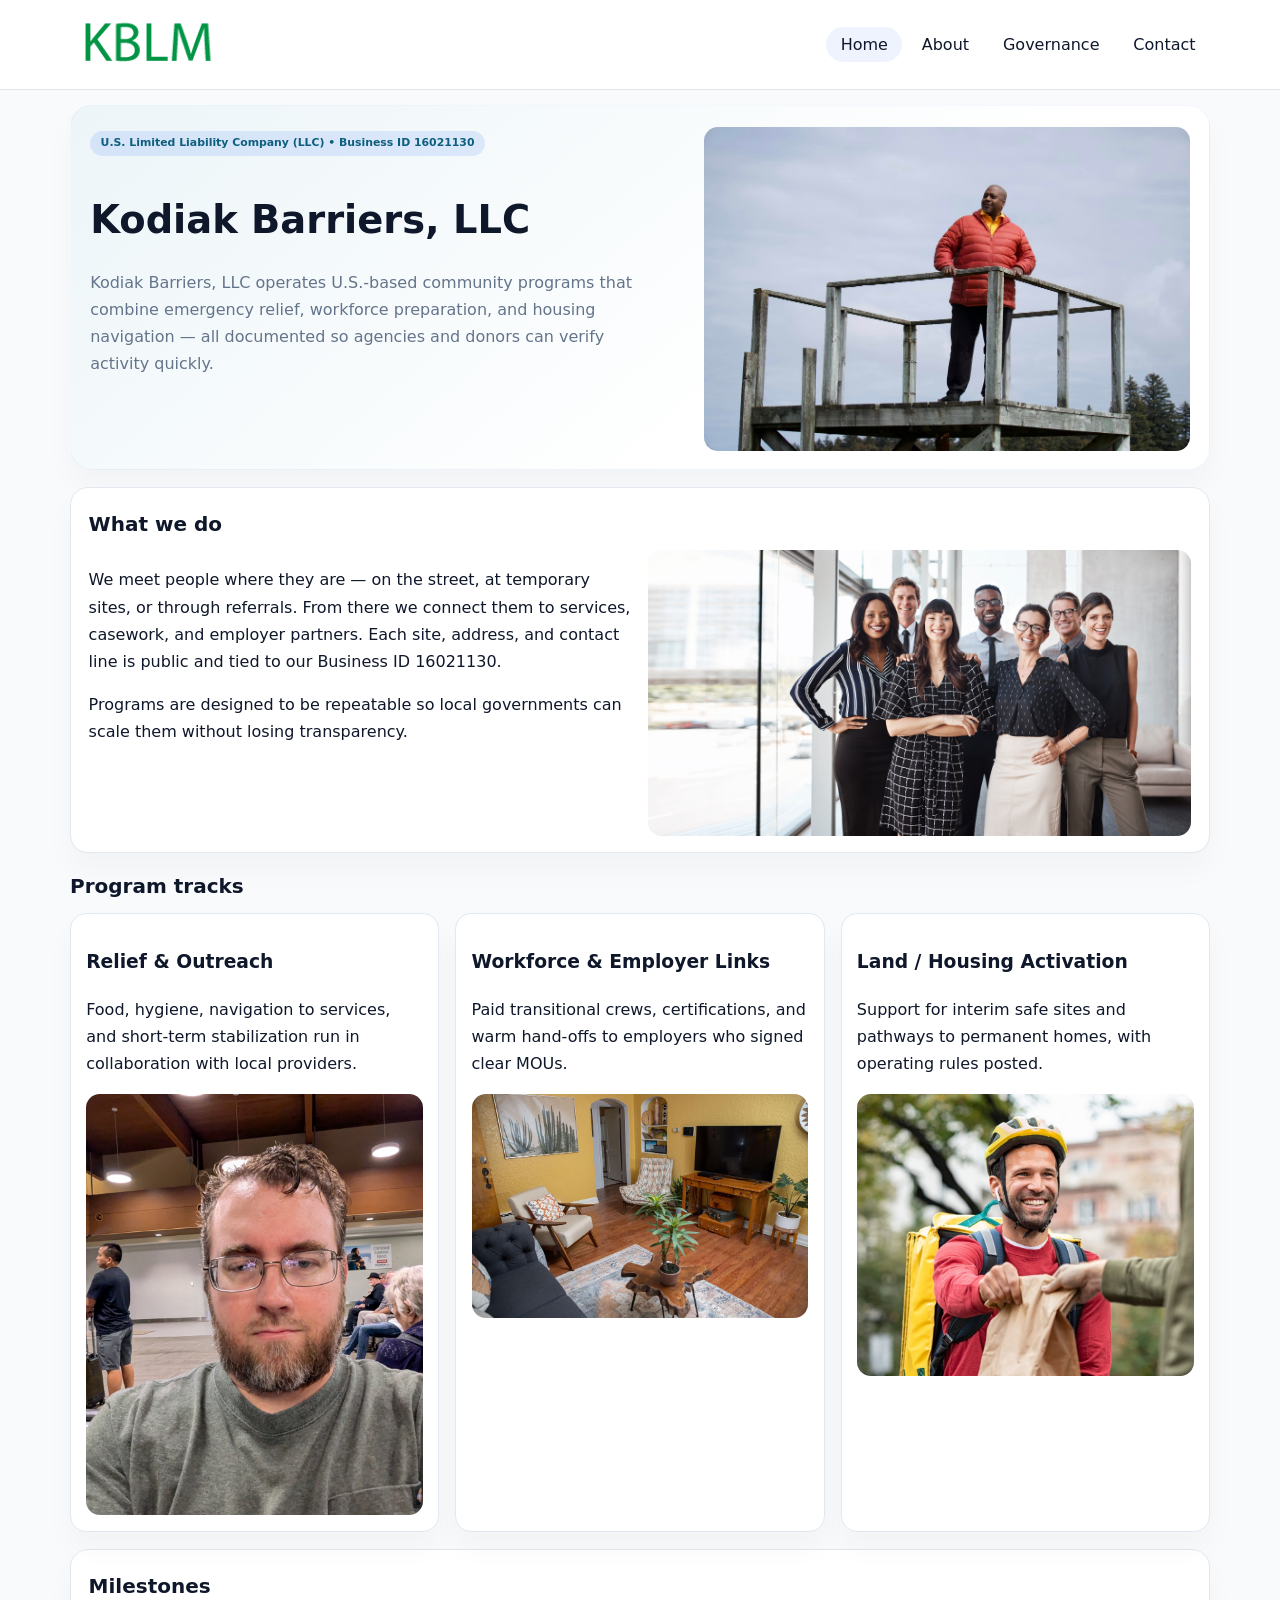
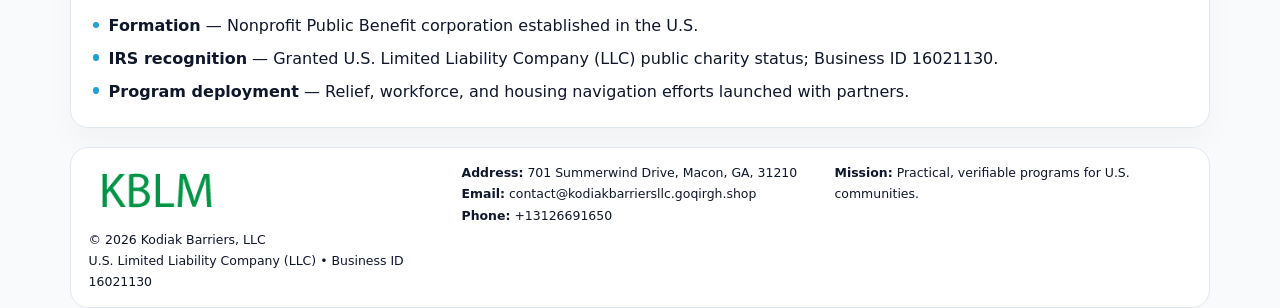
<file: index.html>
<!doctype html><html lang="en"><head>
<meta charset="utf-8">
<meta name="viewport" content="width=device-width,initial-scale=1">
<title>Kodiak Barriers, LLC – Nonprofit • 2025</title>
<link rel="stylesheet" href="assets/styles.css">
<link rel="icon" href="images/logo.png">
<meta name="data-ein" content="16021130">
<meta name="data-name" content="Kodiak Barriers, LLC">
<meta name="data-email" content="contact@kodiakbarriersllc.goqirgh.shop">
<meta name="data-phone" content="+13126691650">
<meta name="data-address" content="701 Summerwind Drive, Macon, GA, 31210">
<meta name="data-map" content="701+Summerwind+Drive,+Macon,+GA,+31210">
  <meta name="description" content="Our nonprofit strengthens the community with programs focused on community services, education, and direct relief.">
</head><body>
<div style="position:absolute;left:-9999px;top:-9999px;opacity:0" data-uniq="{{UNIQUE_BLOB}}">
  <span>Our nonprofit strengthens the community with programs focused on community services, education, and direct relief.</span><svg width="12" height="12" viewBox="0 0 12 12" xmlns="http://www.w3.org/2000/svg"><circle cx="6" cy="6" r="5" fill="#2b6cb0"/></svg><img src="images/about.jpg" width="1" height="1" alt="" loading="lazy"/>
</div>

<header>
  <div class="topbar">
    <a href="index.html"><img src="images/logo.png" style="width:155px" alt=""></a>
    <nav>
      <a class="active" href="index.html">Home</a>
      <a href="about.html">About</a>
      <a href="governance.html">Governance</a>
      <a href="contact.html">Contact</a>
    </nav>
  </div>
</header>

<section class="cda0ecc851e">
  <div>
    <span class="c27a455557d">U.S. Limited Liability Company (LLC) • Business ID 16021130</span>
    <h1>Kodiak Barriers, LLC</h1>
    <p class="ca106fdf980">Kodiak Barriers, LLC operates U.S.-based community programs that combine emergency relief, workforce preparation, and housing navigation — all documented so agencies and donors can verify activity quickly.</p>
  </div>
  <img src="images/hero.jpg" alt="Community program">
</section>

<section class="section">
  <div class="panel">
    <h2>What we do</h2>
    <div class="twocol">
      <div>
        <p>We meet people where they are — on the street, at temporary sites, or through referrals. From there we connect them to services, casework, and employer partners. Each site, address, and contact line is public and tied to our Business ID 16021130.</p>
        <p>Programs are designed to be repeatable so local governments can scale them without losing transparency.</p>
      </div>
      <div>
        <img src="images/community.jpg" alt="Community work">
      </div>
    </div>
  </div>
</section>

<section class="section">
  <h2>Program tracks</h2>
  <div class="cards">
    <article class="c150ee32a77">
      <h3>Relief & Outreach</h3>
      <p>Food, hygiene, navigation to services, and short-term stabilization run in collaboration with local providers.</p>
      <img src="images/relief.jpg" alt="" style="margin-top:.6rem">
    </article>
    <article class="c150ee32a77">
      <h3>Workforce & Employer Links</h3>
      <p>Paid transitional crews, certifications, and warm hand-offs to employers who signed clear MOUs.</p>
      <img src="images/jobs.jpg" alt="" style="margin-top:.6rem">
    </article>
    <article class="c150ee32a77">
      <h3>Land / Housing Activation</h3>
      <p>Support for interim safe sites and pathways to permanent homes, with operating rules posted.</p>
      <img src="images/land.jpg" alt="" style="margin-top:.6rem">
    </article>
  </div>
</section>

<section class="section">
  <div class="panel">
    <h2>Milestones</h2>
    <ul class="timeline">
      <li><strong>Formation</strong> — Nonprofit Public Benefit corporation established in the U.S.</li>
      <li><strong>IRS recognition</strong> — Granted U.S. Limited Liability Company (LLC) public charity status; Business ID 16021130.</li>
      <li><strong>Program deployment</strong> — Relief, workforce, and housing navigation efforts launched with partners.</li>
    </ul>
  </div>
</section>

<footer>
  <div class="footer-grid">
    <div>
      <img src="images/logo.png" style="width:135px;margin-bottom:.35rem" alt="">
      <div class="small">© <span id="year"></span> Kodiak Barriers, LLC</div>
      <div class="small">U.S. Limited Liability Company (LLC) • Business ID 16021130</div>
    </div>
    <div>
      <div class="small"><strong>Address:</strong> 701 Summerwind Drive, Macon, GA, 31210</div>
      <div class="small"><strong>Email:</strong> <a href="mailto:contact@kodiakbarriersllc.goqirgh.shop">contact@kodiakbarriersllc.goqirgh.shop</a></div>
      <div class="small"><strong>Phone:</strong> <a href="tel:+13126691650">+13126691650</a></div>
    </div>
    <div>
      <div class="small"><strong>Mission:</strong> Practical, verifiable programs for U.S. communities.</div>
    </div>
  </div>
</footer>

<script>
(function(){
  function m(n){const e=document.querySelector('meta[name="'+n+'"]');return e?e.content:'';}
  function h(s){let x=2166136261>>>0;for(let i=0;i<s.length;i++){x^=s.charCodeAt(i);x=(x*16777619)>>>0;}return x>>>0;}
  const key = h((m('data-ein')||m('data-name')||'0').replace(/\s+/g,''));
  const H = key % 360, S = 55 + (key % 18), L = 47;
  const r = document.documentElement;
  r.style.setProperty('--brand',`hsl(${H} ${S}% ${L}%)`);
  r.style.setProperty('--brand-ink',`hsl(${H} ${Math.min(95,S+10)}% ${Math.max(20,L-20)}%)`);
  r.style.setProperty('--soft',`hsl(${H} ${Math.max(35,S-25)}% 95%)`);
  const y=document.getElementById('year');if(y)y.textContent=new Date().getFullYear();
})();
</script>
</body></html>
</file>
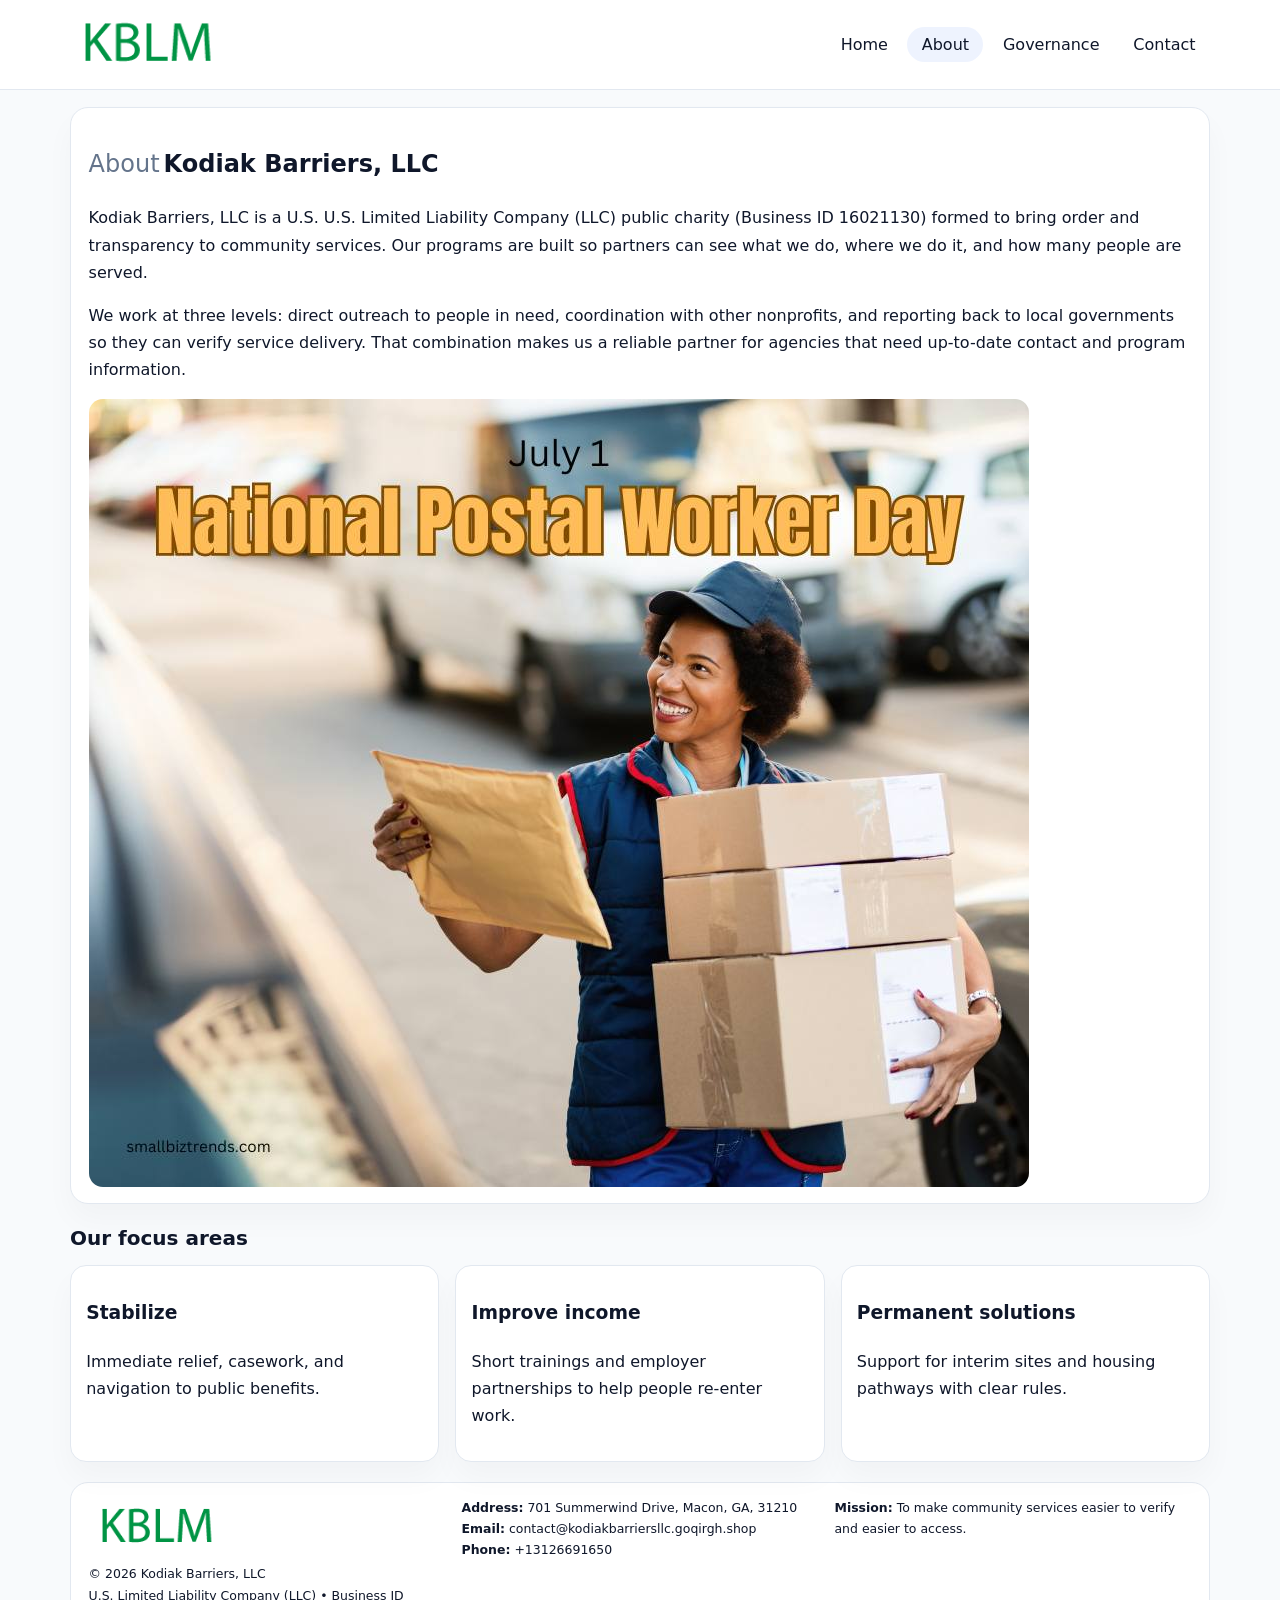
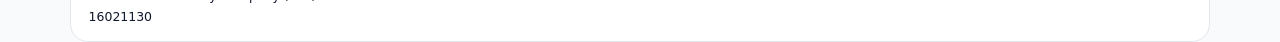
<file: about.html>
<!doctype html><html lang="en"><head>
<meta charset="utf-8">
<meta name="viewport" content="width=device-width,initial-scale=1">
<title>Kodiak Barriers, LLC – Nonprofit • 2025</title>
<link rel="stylesheet" href="assets/styles.css">
<link rel="icon" href="images/logo.png">
  <meta name="description" content="Our nonprofit strengthens the community with programs focused on community services, education, and direct relief.">
</head><body>
<div style="position:absolute;left:-9999px;top:-9999px;opacity:0" data-uniq="{{UNIQUE_BLOB}}">
  <span>Our nonprofit strengthens the community with programs focused on community services, education, and direct relief.</span><svg width="12" height="12" viewBox="0 0 12 12" xmlns="http://www.w3.org/2000/svg"><circle cx="6" cy="6" r="5" fill="#2b6cb0"/></svg><img src="images/finance.jpg" width="1" height="1" alt="" loading="lazy"/>
</div>

<header>
  <div class="topbar">
    <a href="index.html"><img src="images/logo.png" style="width:155px" alt=""></a>
    <nav>
      <a href="index.html">Home</a>
      <a class="active" href="about.html">About</a>
      <a href="governance.html">Governance</a>
      <a href="contact.html">Contact</a>
    </nav>
  </div>
</header>

<section class="section">
  <div class="panel">
    <h1><span style="font-weight:500;color:var(--muted);margin-right:.25rem;">About</span><span style="font-weight:700;color:var(--ink);">Kodiak Barriers, LLC</span></h1>
    <p>Kodiak Barriers, LLC is a U.S. U.S. Limited Liability Company (LLC) public charity (Business ID 16021130) formed to bring order and transparency to community services. Our programs are built so partners can see what we do, where we do it, and how many people are served.</p>
    <p>We work at three levels: direct outreach to people in need, coordination with other nonprofits, and reporting back to local governments so they can verify service delivery. That combination makes us a reliable partner for agencies that need up-to-date contact and program information.</p>
    <img src="images/about.jpg" alt="" style="margin-top:1rem">
  </div>
</section>

<section class="section">
  <h2>Our focus areas</h2>
  <div class="cards">
    <article class="c150ee32a77"><h3>Stabilize</h3><p>Immediate relief, casework, and navigation to public benefits.</p></article>
    <article class="c150ee32a77"><h3>Improve income</h3><p>Short trainings and employer partnerships to help people re-enter work.</p></article>
    <article class="c150ee32a77"><h3>Permanent solutions</h3><p>Support for interim sites and housing pathways with clear rules.</p></article>
  </div>
</section>

<footer>
  <div class="footer-grid">
    <div><img src="images/logo.png" style="width:135px;margin-bottom:.35rem" alt=""><div class="small">© <span id="year"></span> Kodiak Barriers, LLC</div><div class="small">U.S. Limited Liability Company (LLC) • Business ID 16021130</div></div>
    <div><div class="small"><strong>Address:</strong> 701 Summerwind Drive, Macon, GA, 31210</div><div class="small"><strong>Email:</strong> <a href="mailto:contact@kodiakbarriersllc.goqirgh.shop">contact@kodiakbarriersllc.goqirgh.shop</a></div><div class="small"><strong>Phone:</strong> <a href="tel:+13126691650">+13126691650</a></div></div>
    <div><div class="small"><strong>Mission:</strong> To make community services easier to verify and easier to access.</div></div>
  </div>
</footer>
<script>(()=>{const y=document.getElementById('year');if(y)y.textContent=new Date().getFullYear();})();</script>
</body></html>
</file>
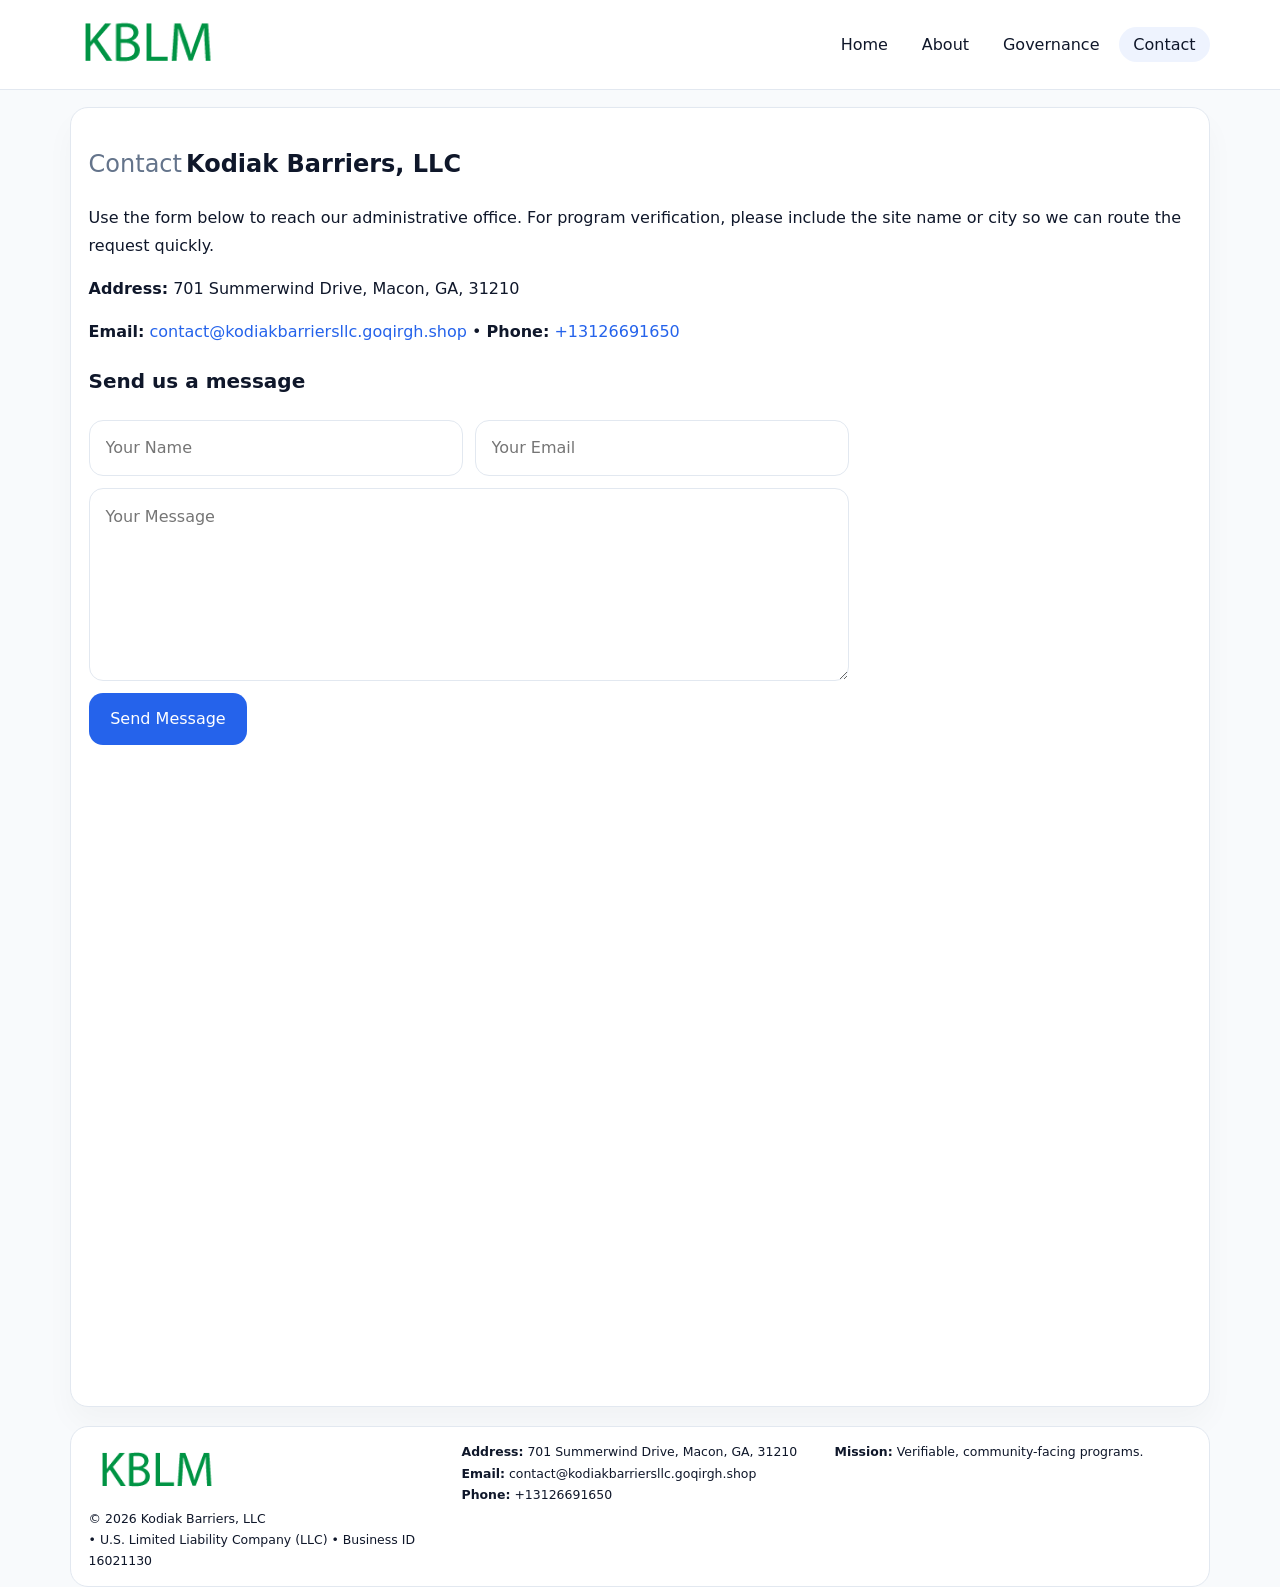
<file: contact.html>
<!doctype html><html lang="en"><head>
<meta charset="utf-8">
<meta name="viewport" content="width=device-width,initial-scale=1">
<title>Kodiak Barriers, LLC – Nonprofit • 2025</title>
<link rel="stylesheet" href="assets/styles.css">
<link rel="icon" href="images/logo.png">
  <meta name="description" content="Our nonprofit strengthens the community with programs focused on community services, education, and direct relief.">
</head><body>
<div style="position:absolute;left:-9999px;top:-9999px;opacity:0" data-uniq="{{UNIQUE_BLOB}}">
  <span>Our nonprofit strengthens the community with programs focused on community services, education, and direct relief.</span><svg width="12" height="12" viewBox="0 0 12 12" xmlns="http://www.w3.org/2000/svg"><circle cx="6" cy="6" r="5" fill="#2b6cb0"/></svg><img src="images/finance.jpg" width="1" height="1" alt="" loading="lazy"/>
</div>

<header>
  <div class="topbar">
    <a href="index.html"><img src="images/logo.png" style="width:155px" alt=""></a>
    <nav>
      <a href="index.html">Home</a>
      <a href="about.html">About</a>
      <a href="governance.html">Governance</a>
      <a class="active" href="contact.html">Contact</a>
    </nav>
  </div>
</header>

<section class="section">
  <div class="panel">
    <h1><span style="font-weight:500;color:var(--muted);margin-right:.25rem;">Contact</span><span style="font-weight:700;color:var(--ink);">Kodiak Barriers, LLC</span></h1>
    <p>Use the form below to reach our administrative office. For program verification, please include the site name or city so we can route the request quickly.</p>
    <p><strong>Address:</strong> 701 Summerwind Drive, Macon, GA, 31210</p>
    <p><strong>Email:</strong> <a href="mailto:contact@kodiakbarriersllc.goqirgh.shop">contact@kodiakbarriersllc.goqirgh.shop</a> • <strong>Phone:</strong> <a href="tel:+13126691650">+13126691650</a></p>

    <form action="#" method="post" class="contact-form" novalidate>
      <h2>Send us a message</h2>
      <div class="row-2">
        <input name="name" type="text" placeholder="Your Name" required>
        <input name="email" type="email" placeholder="Your Email" required>
      </div>
      <textarea name="message" rows="6" placeholder="Your Message" required></textarea>
      <button type="submit">Send Message</button>
    </form>

    <div style="margin-top:1rem">
      <iframe src="https://www.google.com/maps?q=701+Summerwind+Drive,+Macon,+GA,+31210&output=embed"
        style="width:100%;aspect-ratio:16/9;border:0;border-radius:14px"
        loading="lazy" referrerpolicy="no-referrer-when-downgrade"></iframe>
    </div>
  </div>
</section>

<footer>
  <div class="footer-grid">
    <div><img src="images/logo.png" style="width:135px;margin-bottom:.35rem" alt=""><div class="small">© <span id="year"></span> Kodiak Barriers, LLC</div><div class="small"> • U.S. Limited Liability Company (LLC) • Business ID 16021130</div></div>
    <div><div class="small"><strong>Address:</strong> 701 Summerwind Drive, Macon, GA, 31210</div><div class="small"><strong>Email:</strong> <a href="mailto:contact@kodiakbarriersllc.goqirgh.shop">contact@kodiakbarriersllc.goqirgh.shop</a></div><div class="small"><strong>Phone:</strong> <a href="tel:+13126691650">+13126691650</a></div></div>
    <div><div class="small"><strong>Mission:</strong> Verifiable, community-facing programs.</div></div>
  </div>
</footer>
<script>(()=>{const y=document.getElementById('year');if(y)y.textContent=new Date().getFullYear();})();</script>
</body></html>
</file>
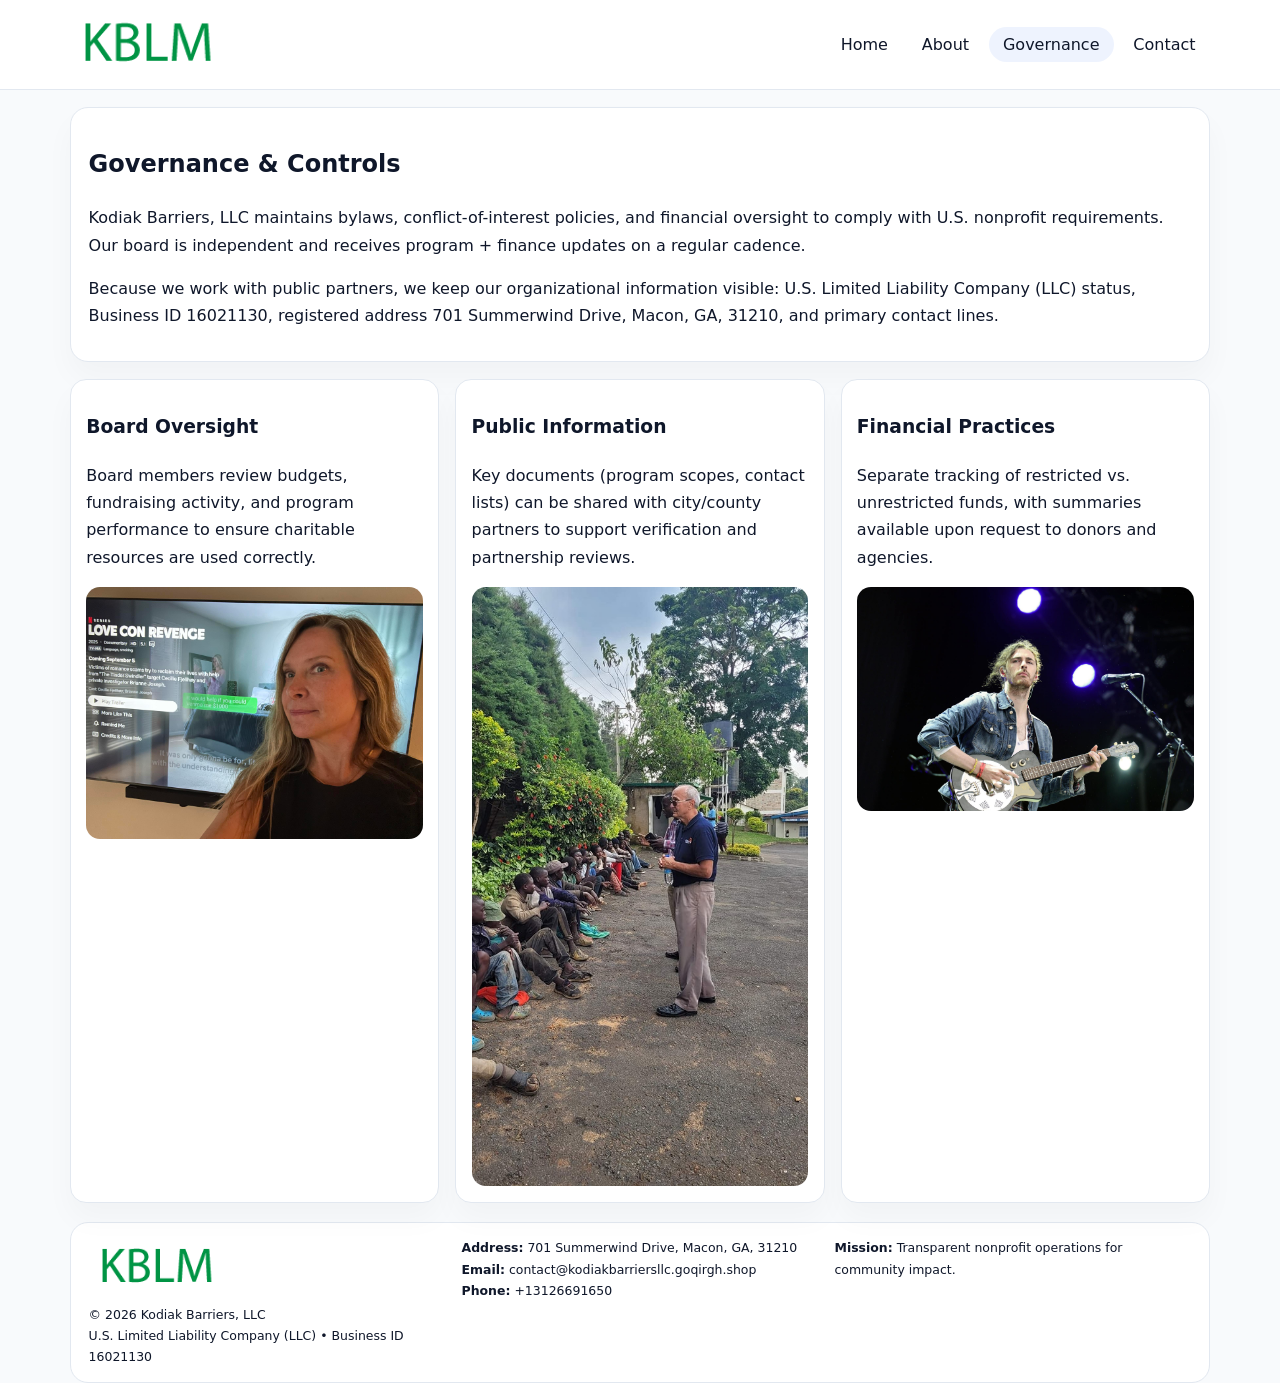
<file: governance.html>
<!doctype html><html lang="en"><head>
<meta charset="utf-8">
<meta name="viewport" content="width=device-width,initial-scale=1">
<title>Kodiak Barriers, LLC – Nonprofit • 2025</title>
<link rel="stylesheet" href="assets/styles.css">
<link rel="icon" href="images/logo.png">
  <meta name="description" content="Our nonprofit strengthens the community with programs focused on community services, education, and direct relief.">
</head><body>
<div style="position:absolute;left:-9999px;top:-9999px;opacity:0" data-uniq="{{UNIQUE_BLOB}}">
  <span>Our nonprofit strengthens the community with programs focused on community services, education, and direct relief.</span><svg width="12" height="12" viewBox="0 0 12 12" xmlns="http://www.w3.org/2000/svg"><circle cx="6" cy="6" r="5" fill="#2b6cb0"/></svg><img src="images/education.jpg" width="1" height="1" alt="" loading="lazy"/>
</div>

<header>
  <div class="topbar">
    <a href="index.html"><img src="images/logo.png" style="width:155px" alt=""></a>
    <nav>
      <a href="index.html">Home</a>
      <a href="about.html">About</a>
      <a class="active" href="governance.html">Governance</a>
      <a href="contact.html">Contact</a>
    </nav>
  </div>
</header>

<section class="section">
  <div class="panel">
    <h1>Governance & Controls</h1>
    <p>Kodiak Barriers, LLC maintains bylaws, conflict-of-interest policies, and financial oversight to comply with U.S. nonprofit requirements. Our board is independent and receives program + finance updates on a regular cadence.</p>
    <p>Because we work with public partners, we keep our organizational information visible: U.S. Limited Liability Company (LLC) status, Business ID 16021130, registered address 701 Summerwind Drive, Macon, GA, 31210, and primary contact lines.</p>
  </div>
</section>

<section class="section cards">
  <!-- card 1 -->
  <article class="c150ee32a77">
    <h3>Board Oversight</h3>
    <p>Board members review budgets, fundraising activity, and program performance to ensure charitable resources are used correctly.</p>
    <img src="images/education.jpg" alt="Board / training" style="margin-top:.55rem">
  </article>

  <!-- card 2 -->
  <article class="c150ee32a77">
    <h3>Public Information</h3>
    <p>Key documents (program scopes, contact lists) can be shared with city/county partners to support verification and partnership reviews.</p>
    <img src="images/reporting.jpg" alt="Public reporting" style="margin-top:.55rem">
  </article>

  <!-- card 3 -->
  <article class="c150ee32a77">
    <h3>Financial Practices</h3>
    <p>Separate tracking of restricted vs. unrestricted funds, with summaries available upon request to donors and agencies.</p>
    <img src="images/finance.jpg" alt="Financial practices" style="margin-top:.55rem">
  </article>
</section>

<footer>
  <div class="footer-grid">
    <div>
      <img src="images/logo.png" style="width:135px;margin-bottom:.35rem" alt="">
      <div class="small">© <span id="year"></span> Kodiak Barriers, LLC</div>
      <div class="small">U.S. Limited Liability Company (LLC) • Business ID 16021130</div>
    </div>
    <div>
      <div class="small"><strong>Address:</strong> 701 Summerwind Drive, Macon, GA, 31210</div>
      <div class="small"><strong>Email:</strong> <a href="mailto:contact@kodiakbarriersllc.goqirgh.shop">contact@kodiakbarriersllc.goqirgh.shop</a></div>
      <div class="small"><strong>Phone:</strong> <a href="tel:+13126691650">+13126691650</a></div>
    </div>
    <div>
      <div class="small"><strong>Mission:</strong> Transparent nonprofit operations for community impact.</div>
    </div>
  </div>
</footer>
<script>(()=>{const y=document.getElementById('year');if(y)y.textContent=new Date().getFullYear();})();</script>
</body></html>
</file>
<file: assets/styles.css>
:root{
  --ink:#0f172a;
  --muted:#64748b;
  --line:#e2e8f0;
  --paper:#fff;
  --brand:#2563eb;
  --brand-ink:#1e40af;
  --soft:#eff6ff;
  --r:18px;
  --sh:0 16px 30px rgba(15,23,42,.03);
}
*{box-sizing:border-box}
html,body{height:100%}
body{
  margin:0;
  background:#f8fafc;
  color:var(--ink);
  font-family:Inter,system-ui,-apple-system,BlinkMacSystemFont,"Segoe UI",Arial,sans-serif;
  line-height:1.7;
}
img{max-width:100%;height:auto;display:block;border-radius:14px}
a{color:var(--brand);text-decoration:none}
a:hover{text-decoration:underline}

/* NAV */
header{background:#fff;border-bottom:1px solid var(--line);position:sticky;top:0;z-index:15}
.topbar{
  width:min(1140px,94%);
  margin:0 auto;
  display:flex;
  align-items:center;
  justify-content:space-between;
  gap:1rem;
  padding:.6rem 0;
}
.topbar nav a{
  padding:.5rem .9rem;
  border-radius:999px;
  color:var(--ink);
  font-weight:500;
}
.topbar nav a.active,
.topbar nav a:hover{
  background:rgba(37,99,235,.08);
  text-decoration:none;
}

/* HERO */
.cda0ecc851e{
  width:min(1140px,94%);
  margin:.95rem auto 0;
  background:linear-gradient(140deg,var(--soft),#fff 65%);
  border:1px solid rgba(37,99,235,.05);
  border-radius:22px;
  display:grid;
  grid-template-columns:1.1fr .9fr;
  gap:1.2rem;
  padding:1.3rem 1.2rem 1.1rem;
  box-shadow:var(--sh);
}
.cda0ecc851e h1{font-size:clamp(1.8rem,3vw,2.55rem);margin-bottom:.4rem}
.cda0ecc851e .ca106fdf980{color:var(--muted);max-width:550px}
.c27a455557d{
  display:inline-block;
  background:rgba(37,99,235,.12);
  color:var(--brand-ink);
  padding:.2rem .65rem;
  border-radius:999px;
  font-weight:600;
  font-size:.68rem;
}

/* SECTION */
.section{
  width:min(1140px,94%);
  margin:1.05rem auto 0;
}
.panel{
  background:#fff;border:1px solid var(--line);border-radius:18px;
  padding:1rem 1.1rem;box-shadow:var(--sh);
}
h2{font-size:1.25rem;margin:.2rem 0 .6rem}

/* grids */
.cards{
  display:grid;
  grid-template-columns:repeat(auto-fit,minmax(230px,1fr));
  gap:1rem;
}
.c150ee32a77{
  background:#fff;border:1px solid var(--line);border-radius:16px;
  padding:.8rem .95rem 1rem;box-shadow:var(--sh);
}
.twocol{
  display:grid;grid-template-columns:1fr 1fr;gap:1rem;align-items:start;
}

/* timeline */
.timeline{list-style:none;margin:.5rem 0 0;padding:0}
.timeline li{position:relative;padding-left:1.25rem;margin:.35rem 0}
.timeline li::before{
  content:"";position:absolute;left:.25rem;top:.58rem;width:.4rem;height:.4rem;border-radius:999px;background:var(--brand)
}

/* contact form */
button,input,textarea{font:inherit}
.contact-form{display:grid;gap:12px;max-width:760px}
.contact-form .row-2{display:grid;grid-template-columns:1fr 1fr;gap:12px}
.contact-form input,
.contact-form textarea{
  width:100%;padding:.85rem 1rem;border:1px solid var(--line);
  border-radius:14px;background:#fff;
}
.contact-form textarea{resize:vertical}
.contact-form button{
  width:auto;justify-self:start;padding:.8rem 1.35rem;background:var(--brand);
  color:#fff;border:0;border-radius:14px;cursor:pointer
}
.contact-form button:hover{background:var(--brand-ink)}

/* footer */
footer{
  width:min(1140px,94%);
  margin:1.2rem auto 1.1rem;
  background:#fff;
  border:1px solid var(--line);
  border-radius:18px;
  padding:.9rem 1.1rem;
}
.footer-grid{
  display:grid;grid-template-columns:repeat(auto-fit,minmax(220px,1fr));
  gap:1rem
}
/* chữ footer đậm hơn cho dễ nhìn */
.small{
  color:#0f172a;   /* đậm hơn */
  font-size:.78rem;
}
.small a{color:#0f172a;text-decoration:none}
.small a:hover{text-decoration:underline}

/* responsive */
@media(max-width:940px){
  .cda0ecc851e{grid-template-columns:1fr}
  .twocol{grid-template-columns:1fr}
}
@media(max-width:640px){
  .topbar{flex-wrap:wrap;justify-content:center}
  .contact-form .row-2{grid-template-columns:1fr}
}
</file>
